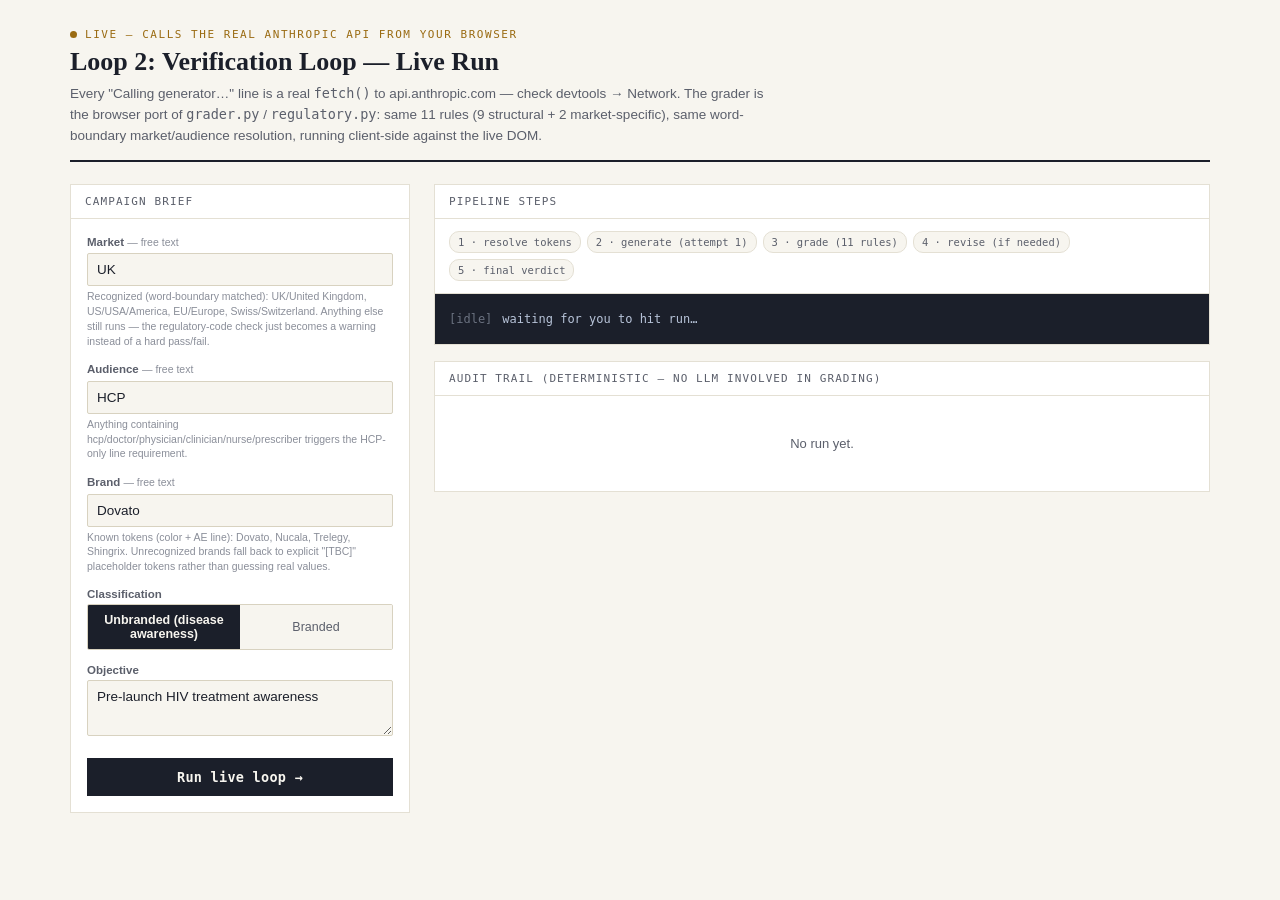
<file: docs/live-loop-demo.html>
<!DOCTYPE html>
<html lang="en">
<head>
<meta charset="UTF-8">
<title>Loop 2 — Live Verification Demo</title>
<style>
  :root{
    --paper:#F7F5EF; --paper-line:#E4E0D4; --ink:#1B1F2A; --ink-soft:#5B5F6B;
    --pass:#1E7145; --pass-bg:#E8F3EC; --fail:#A6362A; --fail-bg:#FBEAE7;
    --warn:#9A6B12; --warn-bg:#FBF1DC; --live:#9A6B12; --rule:#D8D2C0;
  }
  *{box-sizing:border-box;}
  body{margin:0;background:var(--paper);color:var(--ink);font-family:-apple-system,BlinkMacSystemFont,"Segoe UI",sans-serif;padding:28px 24px 60px;}
  .wrap{max-width:1140px;margin:0 auto;}
  header{border-bottom:2px solid var(--ink);padding-bottom:14px;margin-bottom:22px;}
  .eyebrow{font-family:ui-monospace,SFMono-Regular,Menlo,Consolas,monospace;font-size:11px;letter-spacing:.14em;text-transform:uppercase;color:var(--live);display:flex;align-items:center;gap:8px;margin-bottom:6px;}
  .dot{width:7px;height:7px;border-radius:50%;background:var(--live);animation:pulse 1.6s infinite;}
  @keyframes pulse{0%,100%{opacity:1}50%{opacity:.25}}
  h1{font-family:Georgia,"Times New Roman",serif;font-size:26px;font-weight:600;margin:0 0 6px;}
  .sub{color:var(--ink-soft);font-size:13.5px;max-width:700px;line-height:1.5;}
  .grid{display:grid;grid-template-columns:340px 1fr;gap:24px;}
  @media (max-width:860px){.grid{grid-template-columns:1fr;}}
  .panel{background:#fff;border:1px solid var(--paper-line);}
  .panel-head{font-family:ui-monospace,SFMono-Regular,Menlo,Consolas,monospace;font-size:11px;letter-spacing:.1em;text-transform:uppercase;color:var(--ink-soft);padding:10px 14px;border-bottom:1px solid var(--paper-line);display:flex;justify-content:space-between;}
  .panel-body{padding:16px;}
  label{display:block;font-size:11.5px;color:var(--ink-soft);margin:14px 0 4px;font-weight:600;}
  label:first-child{margin-top:0;}
  .hint{font-size:10.5px;color:#8A8E99;font-weight:400;margin-top:3px;line-height:1.4;}
  input[type=text],textarea{width:100%;padding:8px 9px;border:1px solid var(--rule);background:var(--paper);font-family:inherit;font-size:13.5px;color:var(--ink);border-radius:2px;}
  textarea{resize:vertical;min-height:56px;}
  .toggle{display:flex;border:1px solid var(--rule);border-radius:2px;overflow:hidden;}
  .toggle button{flex:1;padding:8px;border:none;background:var(--paper);font-size:12.5px;cursor:pointer;font-family:inherit;color:var(--ink-soft);}
  .toggle button.active{background:var(--ink);color:var(--paper);font-weight:600;}
  #runBtn{margin-top:18px;width:100%;padding:11px;background:var(--ink);color:var(--paper);border:none;font-size:13.5px;font-weight:600;cursor:pointer;letter-spacing:.02em;font-family:ui-monospace,SFMono-Regular,Menlo,Consolas,monospace;}
  #runBtn:disabled{opacity:.45;cursor:default;}
  #runBtn:not(:disabled):hover{background:#333;}
  .stepper{display:flex;flex-wrap:wrap;gap:6px;padding:12px 14px;border-bottom:1px solid var(--paper-line);}
  .step{font-family:ui-monospace,SFMono-Regular,Menlo,Consolas,monospace;font-size:10.5px;padding:4px 8px;border-radius:10px;background:var(--paper);color:var(--ink-soft);border:1px solid var(--paper-line);}
  .step.active{background:var(--warn-bg);color:var(--warn);border-color:var(--warn);}
  .step.done{background:var(--pass-bg);color:var(--pass);border-color:var(--pass);}
  .log{font-family:ui-monospace,SFMono-Regular,Menlo,Consolas,monospace;font-size:12px;line-height:1.85;max-height:320px;overflow-y:auto;padding:14px;background:var(--ink);color:#DCE3E0;}
  .log .row{display:flex;gap:10px;}
  .log .t{color:#6B7280;flex-shrink:0;}
  .log .pass{color:#7CD9A0;} .log .fail{color:#F0938A;} .log .info{color:#B8C4D9;} .log .warn{color:#E8C572;} .log .sub2{color:#6B7280;padding-left:24px;}
  .checklist{padding:14px 16px;}
  .item{display:flex;gap:10px;align-items:flex-start;padding:9px 0;border-bottom:1px solid var(--paper-line);font-size:13px;}
  .item:last-child{border-bottom:none;}
  .badge{flex-shrink:0;font-family:ui-monospace,SFMono-Regular,Menlo,Consolas,monospace;font-size:10px;font-weight:700;padding:2px 6px;border-radius:2px;margin-top:1px;}
  .badge.pass{background:var(--pass-bg);color:var(--pass);} .badge.fail{background:var(--fail-bg);color:var(--fail);} .badge.warn{background:var(--warn-bg);color:var(--warn);}
  .item-label{font-weight:600;} .item-sev{font-weight:400;color:var(--ink-soft);font-size:11px;}
  .item-detail{color:var(--ink-soft);font-size:12px;margin-top:2px;}
  .preview-frame{width:100%;height:480px;border:none;background:#fff;}
  .empty{padding:40px 16px;text-align:center;color:var(--ink-soft);font-size:13px;}
  summary{cursor:pointer;font-size:11.5px;color:var(--ink-soft);padding:8px 14px;font-family:ui-monospace,SFMono-Regular,Menlo,Consolas,monospace;border-top:1px solid var(--paper-line);}
  pre{margin:0;padding:12px 14px;font-size:10.5px;background:#FAFAF7;overflow-x:auto;max-height:260px;border-top:1px solid var(--paper-line);white-space:pre-wrap;word-break:break-word;}
  .verdict{padding:12px 16px;font-size:12.5px;font-weight:600;border-top:2px solid var(--ink);}
  .verdict.ok{color:var(--pass);} .verdict.no{color:var(--fail);}
  .kv{font-size:11px;color:var(--ink-soft);padding:8px 14px;border-top:1px solid var(--paper-line);display:flex;flex-wrap:wrap;gap:x14px;font-family:ui-monospace,SFMono-Regular,Menlo,Consolas,monospace;}
  .kv span{margin-right:16px;}
</style>
</head>
<body>
<div class="wrap">
  <header>
    <div class="eyebrow"><span class="dot"></span> live — calls the real anthropic api from your browser</div>
    <h1>Loop 2: Verification Loop — Live Run</h1>
    <div class="sub">Every "Calling generator…" line is a real <code>fetch()</code> to api.anthropic.com — check devtools → Network. The grader is the browser port of <code>grader.py</code> / <code>regulatory.py</code>: same 11 rules (9 structural + 2 market-specific), same word-boundary market/audience resolution, running client-side against the live DOM.</div>
  </header>

  <div class="grid">
    <div class="panel">
      <div class="panel-head">Campaign brief</div>
      <div class="panel-body">
        <label>Market <span class="hint">— free text</span></label>
        <input type="text" id="market" list="marketSuggestions" value="UK">
        <datalist id="marketSuggestions"><option value="UK"><option value="US"><option value="EU"><option value="Swiss"></datalist>
        <div class="hint">Recognized (word-boundary matched): UK/United Kingdom, US/USA/America, EU/Europe, Swiss/Switzerland. Anything else still runs — the regulatory-code check just becomes a warning instead of a hard pass/fail.</div>

        <label>Audience <span class="hint">— free text</span></label>
        <input type="text" id="audience" list="audienceSuggestions" value="HCP">
        <datalist id="audienceSuggestions"><option value="HCP"><option value="Patients"><option value="Prescribing nurses"><option value="Payers"></datalist>
        <div class="hint">Anything containing hcp/doctor/physician/clinician/nurse/prescriber triggers the HCP-only line requirement.</div>

        <label>Brand <span class="hint">— free text</span></label>
        <input type="text" id="brand" list="brandSuggestions" value="Dovato">
        <datalist id="brandSuggestions"><option value="Dovato"><option value="Nucala"><option value="Trelegy"><option value="Shingrix"></datalist>
        <div class="hint">Known tokens (color + AE line): Dovato, Nucala, Trelegy, Shingrix. Unrecognized brands fall back to explicit "[TBC]" placeholder tokens rather than guessing real values.</div>

        <label>Classification</label>
        <div class="toggle" id="classToggle">
          <button data-val="unbranded" class="active">Unbranded (disease awareness)</button>
          <button data-val="branded">Branded</button>
        </div>

        <label>Objective</label>
        <textarea id="objective">Pre-launch HIV treatment awareness</textarea>

        <button id="runBtn" onclick="runLoop()">Run live loop →</button>
      </div>
    </div>

    <div style="display:flex;flex-direction:column;gap:16px;">
      <div class="panel">
        <div class="panel-head">Pipeline steps<span id="elapsed"></span></div>
        <div class="stepper" id="stepper">
          <span class="step" data-step="resolve">1 · resolve tokens</span>
          <span class="step" data-step="gen1">2 · generate (attempt 1)</span>
          <span class="step" data-step="grade1">3 · grade (11 rules)</span>
          <span class="step" data-step="revise">4 · revise (if needed)</span>
          <span class="step" data-step="verdict">5 · final verdict</span>
        </div>
        <div class="log" id="log"><div class="row"><span class="t">[idle]</span><span class="info">waiting for you to hit run…</span></div></div>
      </div>

      <div class="panel">
        <div class="panel-head">Audit trail (deterministic — no LLM involved in grading)</div>
        <div id="checklist" class="empty">No run yet.</div>
        <div id="verdict"></div>
      </div>

      <div class="panel" id="previewPanel" style="display:none;">
        <div class="panel-head">Rendered draft (final iteration)</div>
        <iframe class="preview-frame" id="previewFrame"></iframe>
        <div class="kv" id="usageKv"></div>
        <details><summary>Raw HTML</summary><pre id="rawHtml"></pre></details>
        <details><summary>Full system + user prompt sent on final call</summary><pre id="rawPrompt"></pre></details>
      </div>
    </div>
  </div>
</div>

<script>
// ---- ported from brand_config.py ----
const BRAND_TOKENS = {
  Dovato:   { company:"ViiV Healthcare, a company of GSK", primary:"#D4007A",
              ae_uk:"Adverse events should be reported. Report via www.mhra.gov.uk/yellowcard.",
              ae_us:"Report adverse events to FDA MedWatch at 1-800-FDA-1088 or www.fda.gov/medwatch.", known:true },
  Nucala:   { company:"GSK", primary:"#C8102E",
              ae_uk:"Adverse events should be reported. Report via www.mhra.gov.uk/yellowcard.",
              ae_us:"Report adverse events to FDA MedWatch at 1-800-FDA-1088 or www.fda.gov/medwatch.", known:true },
  Trelegy:  { company:"GSK", primary:"#5B2C6F",
              ae_uk:"Adverse events should be reported. Report via www.mhra.gov.uk/yellowcard.",
              ae_us:"Report adverse events to FDA MedWatch at 1-800-FDA-1088 or www.fda.gov/medwatch.", known:true },
  Shingrix: { company:"GSK", primary:"#E87722",
              ae_uk:"Adverse events should be reported. Report via www.mhra.gov.uk/yellowcard.",
              ae_us:"Report adverse events to FDA MedWatch at 1-800-FDA-1088 or www.fda.gov/medwatch.", known:true },
};
function getBrandTokens(brand){
  const hit = Object.keys(BRAND_TOKENS).find(k => k.toLowerCase() === brand.trim().toLowerCase());
  if(hit) return BRAND_TOKENS[hit];
  return { company:"[SPONSOR COMPANY — TBC]", primary:"#1A1A2E",
    ae_uk:"[INSERT market-appropriate adverse event reporting line — TBC with local regulatory team]",
    ae_us:"[INSERT market-appropriate adverse event reporting line — TBC with local regulatory team]", known:false };
}

// ---- ported from regulatory.py (same word-boundary matching, same alias groups) ----
const MARKET_MAP = [
  { keys:["uk","united kingdom","britain","gb","england"], tags:["ABPI"], body:"ABPI Code of Practice",
    notes:["If newly authorized or under additional monitoring, UK promotional material must display the black triangle (▼) symbol per the MHRA's Black Triangle Scheme — confirm current status with regulatory."] },
  { keys:["us","usa","united states","america"], tags:["FDA","OPDP"], body:"FDA / OPDP",
    notes:["If this product carries an FDA Boxed Warning, it must be prominently displayed, not just linked — confirm with regulatory.",
           "US permits direct-to-consumer promotion (unlike UK/EU) but requires the same fair-balance standard."] },
  { keys:["eu","europe","european union"], tags:["EFPIA"], body:"EFPIA Code",
    notes:["If newly authorized or under additional monitoring, EU promotional material must display the black triangle (▼) symbol per EMA rules — confirm current status with regulatory.",
           "Most EU member states prohibit direct-to-consumer prescription drug advertising — confirm this is HCP-directed."] },
  { keys:["swiss","switzerland"], tags:["Swissmedic","Pharma Code"], body:"Swissmedic / Pharma Code",
    notes:["Switzerland is not an EU member — Swissmedic rules apply, not EMA/EFPIA."] },
];
function marketAddendum(marketText){
  const info = resolveMarket(marketText);
  const lines = [`Applicable regulatory code: ${info.body}.`];
  (info.notes||[]).forEach(n => lines.push(`- ${n}`));
  if(!info.known) lines.push(`- Do not guess a specific code — write "[CONFIRM APPLICABLE LOCAL CODE]" instead.`);
  return lines.join('\n');
}
function wordBoundaryHas(text, needle){
  return new RegExp(`\\b${needle.replace(/[.*+?^${}()|[\]\\]/g,'\\$&')}\\b`, 'i').test(text);
}
function resolveMarket(marketText){
  const m = (marketText||'').trim().toLowerCase();
  for(const group of MARKET_MAP){
    if(group.keys.some(k => k===m || wordBoundaryHas(m, k))){
      return { tags:group.tags, body:group.body, known:true, aliases:group.keys, notes:group.notes||[] };
    }
  }
  return { tags:[], body:`[UNRECOGNIZED MARKET: '${marketText}' — confirm applicable code manually]`, known:false, aliases:[m], notes:[] };
}
const HCP_KEYWORDS = ["hcp","healthcare professional","doctor","physician","clinician","nurse","prescriber"];
function isHcpAudience(audienceText){
  const a = (audienceText||'').trim().toLowerCase();
  return HCP_KEYWORDS.some(k => a.includes(k));
}

const RULE_LABELS = {
  watermark: "DRAFT watermark present", job_code: "Job code placeholder present",
  audience_tag: "HCP-only audience statement", ae_box: "AE reporting box (bordered, correct wording)",
  brand_leak: "No product name in unbranded body copy", pi_link: "Prescribing Information link placeholder",
  reg_footer: "Regulatory code referenced in footer", cta_url: "CTA links are placeholders, not real URLs",
  logo_placeholder: "Logo is a labeled placeholder, not embedded",
  black_triangle: "Black triangle / additional-monitoring reminder (UK/EU)",
  boxed_warning: "Boxed Warning reminder (US)",
};

let iterCount = 0, startTime = 0, elapsedTimer = null;

function log(msg, cls){
  const el = document.getElementById('log');
  const row = document.createElement('div');
  row.className = 'row';
  const t = new Date().toLocaleTimeString('en-US',{hour12:false});
  row.innerHTML = `<span class="t">[${t}]</span><span class="${cls||'info'}">${msg}</span>`;
  el.appendChild(row);
  el.scrollTop = el.scrollHeight;
}
function setStep(id, state){
  const el = document.querySelector(`.step[data-step="${id}"]`);
  if(!el) return;
  el.classList.remove('active','done');
  if(state) el.classList.add(state);
}
function resetSteps(){
  ['resolve','gen1','grade1','revise','verdict'].forEach(s=>setStep(s,null));
}
function tickElapsed(){
  document.getElementById('elapsed').textContent = ` — ${((Date.now()-startTime)/1000).toFixed(1)}s elapsed`;
}

function buildSystemPrompt(brief, tokens, aeLine){
  return `You are a pharma marketing DRAFT generator working under a HARD 1000-token output cap.
If you run out of room, whatever you haven't written yet gets silently cut off — so you MUST
write in the exact order below, most important first, so a cutoff only ever loses low-priority
decoration, never a required compliance element. Return ONLY raw HTML, no markdown fences, no
preamble, no explanation before or after the HTML.

WRITE IN THIS EXACT ORDER — do not write body copy or styling before every item in Part A exists:

PART A — compliance-critical, write this FIRST, keep it terse (plain text, minimal markup):
1. A single top div containing, on separate short lines: the exact text "DRAFT" and "Not
   approved for distribution"; the exact text "[CL ID — PENDING]"; and the regulatory code named
   in the user message's compliance notes (e.g. "ABPI" or "FDA").
2. If the user message's compliance notes mention a black-triangle/additional-monitoring or
   Boxed Warning requirement, one short line for it here (▼ symbol + "subject to additional
   monitoring", or "[BOXED WARNING — CONFIRM WITH REGULATORY IF APPLICABLE]"). Skip entirely if
   the notes don't mention it — don't invent one for a market that doesn't need it.
3. If audience is HCP-like: one line stating this is for the given market's healthcare
   professionals only (must contain the words "healthcare professional" and a recognizable form
   of the market name).
4. The AE box: a <div style="border: 2px solid #999; padding:6px;"> containing the AE reporting
   line from the user message VERBATIM, nothing paraphrased.
5. If classification is "branded": the exact phrase "Prescribing Information" as a placeholder
   link (href="#").

PART B — write this only after every Part A item is done, and keep it SHORT (aim for under 60
words total, one short headline + 2-3 sentences of body copy, one CTA link href="#"):
6. A short headline + short body paragraph about the objective. If unbranded, never name the
   product — you may name the sponsor company once (e.g. "Supported by [company]"). If branded,
   you may use the product name freely here.
   Any specific statistic/trial result must be marked "[PENDING VERIFICATION]", never stated as
   settled fact.
7. One placeholder CTA link, href="#".
8. A text logo placeholder like "[LOGO PLACEHOLDER — brand name]" — never an <img> tag.

STYLE BUDGET — you have almost no room for decoration. Use at most: one border (the AE box,
already specified above) and one color reference using the accent color given in the user
message. No gradients, no box-shadows, no multiple fonts, no repeated inline styling per
element. Plain text and simple <div>/<p> tags for everything else.

Wrap everything in one outer <div class="email-content">. Nothing needs a separate
class="annotation-wrap" section in this compact mode — Part A already carries every check.`;
}
function buildUserPrompt(brief, tokens, aeLine){
  return `Brief:
- Market: ${brief.market}
- Audience: ${brief.audience}
- Brand: ${brief.brand} (${tokens.company})
- Objective: ${brief.objective}
- Classification: ${brief.classification}
- Primary color to use for accents: ${tokens.primary}

Market-specific compliance notes (vary by market — apply only what's relevant here):
${marketAddendum(brief.market)}

AE reporting line to embed verbatim: "${aeLine}"

Return only the HTML.`;
}
function buildRevisionPrompt(previousHtml, failedItems, aeLine, wasTruncated){
  const list = failedItems.map(i => `- [${i.rule_id}] ${RULE_LABELS[i.rule_id]}: ${i.detail}`).join('\n');
  if(wasTruncated){
    // The previous attempt hit the 1000-token cap before finishing — it's incomplete, possibly
    // mid-tag. Asking the model to "patch" broken/truncated HTML just reproduces the same
    // length problem and hits the same wall again. Don't send it back at all: start clean,
    // and lean harder on the ordering instruction that caused the problem in the first place.
    return `Your previous attempt was CUT OFF by the 1000-token output limit before finishing —` +
      ` it never got past this content:\n\n${previousHtml.slice(0, 400)}...\n[TRUNCATED]\n\n` +
      `That's why these checks failed (they're written LATE in your priority order, past where ` +
      `you ran out of room):\n${list}\n\n` +
      `Do NOT try to continue or complete that draft. Start over. Write Part A (the compliance ` +
      `block) FIRST and keep it terse — that's what got cut off last time. Keep Part B (headline ` +
      `+ body copy) to well under 40 words this time, shorter than the system prompt's own ` +
      `suggestion, specifically to guarantee everything fits. ` +
      `AE line verbatim: "${aeLine}"\nReturn only the HTML.`;
  }
  return `The previous draft finished within budget but FAILED these checks:\n${list}\n\n` +
    `PREVIOUS DRAFT:\n${previousHtml}\n\n` +
    `Patch ONLY what's needed to fix the failed checks above — keep everything else unchanged.\n` +
    `Reminder — AE line to embed verbatim: "${aeLine}"\nReturn only the corrected full HTML.`;
}

async function callClaude(system, user){
  const resp = await fetch("https://api.anthropic.com/v1/messages", {
    method: "POST", headers: { "Content-Type": "application/json" },
    body: JSON.stringify({
      model: "claude-sonnet-4-6", max_tokens: 1000,
      system: [{ type: "text", text: system, cache_control: { type: "ephemeral" } }],
      messages:[{role:"user", content:user}]
    })
  });
  if(!resp.ok){ throw new Error(`API returned ${resp.status}: ${(await resp.text()).slice(0,200)}`); }
  const data = await resp.json();
  return { text: data.content.filter(b=>b.type==='text').map(b=>b.text).join('\n'), usage: data.usage, stop_reason: data.stop_reason };
}
function cacheNote(usage){
  if(usage.cache_read_input_tokens) return ` — cache HIT: ${usage.cache_read_input_tokens} tokens read at ~10% cost`;
  if(usage.cache_creation_input_tokens) return ` — cache WRITE: ${usage.cache_creation_input_tokens} tokens (one-time 1.25x)`;
  return '';
}
function extractHtml(raw){
  let t = raw.trim();
  if(t.startsWith('```')){
    const lines = t.split('\n'); lines.shift();
    if(lines[lines.length-1].trim().startsWith('```')) lines.pop();
    t = lines.join('\n').trim();
  }
  return t;
}
function visibleBodyText(doc){
  let body = doc.querySelector('.email-content') || doc.body;
  const clone = body.cloneNode(true);
  clone.querySelectorAll('.annotation-wrap').forEach(n=>n.remove());
  return clone.textContent.replace(/\s+/g,' ').trim();
}

function gradeDraft(html, brief, aeLine){
  const doc = new DOMParser().parseFromString(html, 'text/html');
  const bodyText = visibleBodyText(doc);
  const results = [];

  const hasWatermark = html.includes('DRAFT') && html.includes('Not approved for distribution');
  results.push({ rule_id:'watermark', passed:hasWatermark, severity:'blocking',
    detail: hasWatermark ? 'Watermark found.' : 'Missing DRAFT / not-approved-for-distribution watermark.' });

  const hasJobCode = html.includes('[CL ID');
  results.push({ rule_id:'job_code', passed:hasJobCode, severity:'blocking',
    detail: hasJobCode ? 'Job code placeholder found.' : 'No [CL ID — PENDING] placeholder.' });

  const hcp = isHcpAudience(brief.audience);
  const marketInfo = resolveMarket(brief.market);
  if(hcp){
    const lower = bodyText.toLowerCase();
    let ok = lower.includes('healthcare professional');
    if(marketInfo.known) ok = ok && marketInfo.aliases.some(a => wordBoundaryHas(lower, a));
    results.push({ rule_id:'audience_tag', passed:ok, severity:'blocking',
      detail: ok ? 'HCP-only line found.' : `Body copy doesn't clearly state this is for ${brief.market} healthcare professionals only.` });
  } else {
    results.push({ rule_id:'audience_tag', passed:true, severity:'warning', detail:`Not required — '${brief.audience}' wasn't recognized as HCP.` });
  }

  const hasBorder = /border\s*:\s*2px solid/i.test(html);
  const hasAeText = /adverse event/i.test(html);
  const lineMatches = html.includes(aeLine.slice(0,25));
  const aeOk = hasBorder && hasAeText && lineMatches;
  results.push({ rule_id:'ae_box', passed:aeOk, severity:'blocking',
    detail: aeOk ? 'Bordered AE box with correct line present.' :
      `Missing: ${!hasBorder?'visible border; ':''}${!hasAeText?'adverse event text; ':''}${!lineMatches?'exact required wording':''}` });

  if(brief.classification === 'unbranded'){
    const ok = !wordBoundaryHas(bodyText, brief.brand);
    results.push({ rule_id:'brand_leak', passed:ok, severity:'blocking',
      detail: ok ? 'Product name absent from visible body copy.' : `"${brief.brand}" appears in visible body copy.` });
  } else {
    results.push({ rule_id:'brand_leak', passed:true, severity:'warning', detail:'Not applicable — content is branded.' });
  }

  if(brief.classification === 'branded'){
    const ok = html.includes('Prescribing Information');
    results.push({ rule_id:'pi_link', passed:ok, severity:'blocking',
      detail: ok ? 'PI placeholder present.' : 'Branded content missing Prescribing Information placeholder.' });
  } else {
    results.push({ rule_id:'pi_link', passed:true, severity:'warning', detail:'Not applicable — content is unbranded.' });
  }

  if(!marketInfo.known){
    results.push({ rule_id:'reg_footer', passed:false, severity:'warning',
      detail:`Market '${brief.market}' isn't in the resolver's known list (UK/US/EU/Swiss) — confirm the applicable code manually.` });
  } else {
    const regOk = marketInfo.tags.some(tag => html.includes(tag));
    results.push({ rule_id:'reg_footer', passed:regOk, severity:'blocking',
      detail: regOk ? `${marketInfo.tags[0]} reference found.` : `No ${marketInfo.tags.join('/')} reference in footer.` });
  }

  const links = Array.from(doc.querySelectorAll('a')).map(a=>a.getAttribute('href')||'');
  const badLinks = links.filter(h => h && h !== '#' && !h.startsWith('#'));
  results.push({ rule_id:'cta_url', passed:badLinks.length===0, severity:'blocking',
    detail: badLinks.length===0 ? 'All CTAs are placeholders.' : `Found real-looking URL(s): ${badLinks.slice(0,2).join(', ')}` });

  const imgs = Array.from(doc.querySelectorAll('img'));
  const realLogos = imgs.filter(i => (i.className||'').toLowerCase().includes('logo') && i.getAttribute('src'));
  results.push({ rule_id:'logo_placeholder', passed:realLogos.length===0, severity:'blocking',
    detail: realLogos.length===0 ? 'No embedded logo image.' : 'A real <img> is being used for a logo slot.' });

  // Market-specific rules — the real answer to "EU rules differ from US," not just a swapped tag.
  // Always non-blocking: the tool can't verify a product's actual monitoring/Boxed-Warning status.
  if(marketInfo.known && (marketInfo.tags.includes('ABPI') || marketInfo.tags.includes('EFPIA'))){
    const mentioned = html.includes('▼') || /additional monitoring/i.test(html);
    results.push({ rule_id:'black_triangle', passed:mentioned, severity:'warning',
      detail: mentioned ? 'Draft references additional-monitoring status.' :
        `UK/EU draft for '${brief.brand}' doesn't mention additional-monitoring status — confirm with regulatory.` });
  } else {
    results.push({ rule_id:'black_triangle', passed:true, severity:'warning', detail:'Not applicable — market isn\'t UK/EU.' });
  }
  if(marketInfo.known && marketInfo.tags.includes('FDA')){
    const mentioned = /boxed warning/i.test(html);
    results.push({ rule_id:'boxed_warning', passed:mentioned, severity:'warning',
      detail: mentioned ? 'Draft references Boxed Warning status.' :
        `US draft for '${brief.brand}' doesn't mention Boxed Warning status — confirm with regulatory.` });
  } else {
    results.push({ rule_id:'boxed_warning', passed:true, severity:'warning', detail:'Not applicable — market isn\'t US.' });
  }

  return results;
}

function renderChecklist(items){
  const el = document.getElementById('checklist');
  el.className = '';
  el.innerHTML = items.map(i => `
    <div class="item">
      <span class="badge ${i.passed?'pass':(i.severity==='warning'?'warn':'fail')}">${i.passed?'PASS':(i.severity==='warning'?'WARN':'FAIL')}</span>
      <div>
        <div class="item-label">${RULE_LABELS[i.rule_id]} <span class="item-sev">(${i.severity})</span></div>
        <div class="item-detail">${i.detail}</div>
      </div>
    </div>`).join('');
  const blockingFailed = items.filter(i=>!i.passed && i.severity==='blocking');
  const warnings = items.filter(i=>!i.passed && i.severity==='warning');
  const allBlockingPassed = blockingFailed.length === 0;
  let msg = allBlockingPassed
    ? '✓ All blocking checks passed. Still requires human MLR review before any real use.'
    : `✗ ${blockingFailed.length} blocking check(s) still failing.`;
  if(warnings.length) msg += ` (${warnings.length} non-blocking warning(s) — see items above.)`;
  document.getElementById('verdict').innerHTML = `<div class="verdict ${allBlockingPassed?'ok':'no'}">${msg}</div>`;
  return allBlockingPassed;
}

document.getElementById('classToggle').addEventListener('click', e=>{
  if(e.target.tagName !== 'BUTTON') return;
  document.querySelectorAll('#classToggle button').forEach(b=>b.classList.remove('active'));
  e.target.classList.add('active');
});

async function runLoop(){
  const btn = document.getElementById('runBtn');
  btn.disabled = true;
  document.getElementById('log').innerHTML = '';
  document.getElementById('previewPanel').style.display = 'none';
  resetSteps();
  iterCount = 0;
  startTime = Date.now();
  elapsedTimer = setInterval(tickElapsed, 200);

  const brief = {
    market: document.getElementById('market').value.trim() || 'UK',
    audience: document.getElementById('audience').value.trim() || 'HCP',
    brand: document.getElementById('brand').value.trim() || 'Dovato',
    classification: document.querySelector('#classToggle button.active').dataset.val,
    objective: document.getElementById('objective').value.trim(),
  };

  try {
    setStep('resolve','active');
    log(`Brief: market="${brief.market}", audience="${brief.audience}", brand="${brief.brand}", classification="${brief.classification}"`, 'info');

    const tokens = getBrandTokens(brief.brand);
    log(`→ Brand token lookup: "${brief.brand}" → ${tokens.known ? 'KNOWN token set (real color/company/AE-line placeholders)' : 'UNKNOWN — falling back to [TBC] placeholder tokens'}`, tokens.known?'pass':'warn');

    const marketInfo = resolveMarket(brief.market);
    log(`→ Market resolution: "${brief.market}" → ${marketInfo.known ? `matched aliases [${marketInfo.aliases.join(', ')}] → ${marketInfo.body}` : 'UNRECOGNIZED — reg_footer check will be a non-blocking warning'}`, marketInfo.known?'pass':'warn');

    const hcp = isHcpAudience(brief.audience);
    log(`→ Audience resolution: "${brief.audience}" → ${hcp ? 'matched HCP keyword — audience_tag check is BLOCKING' : 'no HCP keyword matched — audience_tag check is non-blocking'}`, hcp?'pass':'info');

    const aeLine = marketInfo.known && marketInfo.tags.includes('FDA') ? tokens.ae_us : tokens.ae_uk;
    setStep('resolve','done');

    const system = buildSystemPrompt(brief, tokens, aeLine);
    const userPrompt = buildUserPrompt(brief, tokens, aeLine);
    log(`→ System prompt built: ${system.length} chars. User prompt: ${userPrompt.length} chars.`, 'sub2');

    setStep('gen1','active');
    log(`→ [Step 2] Calling generator (attempt 1) — real POST to api.anthropic.com…`, 'info');
    let t0 = Date.now();
    let res = await callClaude(system, userPrompt);
    log(`✓ Response in ${((Date.now()-t0)/1000).toFixed(1)}s — ${res.usage.input_tokens} in / ${res.usage.output_tokens} out tokens${cacheNote(res.usage)}, stop_reason: ${res.stop_reason}`, 'pass');
    if(res.stop_reason === 'max_tokens') log(`⚠ Output was CUT OFF at the 1000-token cap — anything after this point in the model's response never arrived.`, 'warn');
    let html = extractHtml(res.text);
    let lastUsage = res.usage, lastPrompt = { system, user: userPrompt };
    iterCount = 1;
    setStep('gen1','done');

    setStep('grade1','active');
    log(`→ [Step 3] Grading 11 rules (deterministic, no LLM, runs in ~0ms)…`, 'info');
    let results = gradeDraft(html, brief, aeLine);
    results.forEach(r => log(`&nbsp;&nbsp;${r.passed?'✓':(r.severity==='warning'?'⚠':'✗')} [${r.rule_id}] ${RULE_LABELS[r.rule_id]} — ${r.detail}`, r.passed?'pass':(r.severity==='warning'?'warn':'fail')));
    setStep('grade1','done');

    let prevFailedIds = null;
    while(!results.every(r=>r.passed) && iterCount < 3){
      const blockingFailed = results.filter(r=>!r.passed && r.severity==='blocking');
      if(blockingFailed.length === 0){ log('→ Only non-blocking warnings remain — not worth burning another revision call.', 'info'); break; }

      // Stuck detector: if the exact same rules failed last iteration too, another identical
      // attempt is very unlikely to fix it and just burns tokens repeating the same mistake —
      // stop and say so plainly instead of silently retrying a 3rd time.
      const currentFailedIds = blockingFailed.map(r=>r.rule_id).sort().join(',');
      if(prevFailedIds !== null && currentFailedIds === prevFailedIds){
        log(`→ Same ${blockingFailed.length} check(s) failed two attempts in a row (${currentFailedIds}) — stopping instead of burning a 3rd identical call. This usually means the system prompt needs a fix, not another retry.`, 'warn');
        break;
      }
      prevFailedIds = currentFailedIds;

      setStep('revise','active');
      iterCount++;
      const wasTruncated = res.stop_reason === 'max_tokens';
      log(`→ [Step 4] ${blockingFailed.length} blocking check(s) failed — calling generator again (attempt ${iterCount}), ${wasTruncated ? 'restarting fresh since the last attempt was truncated' : 'patching only the specific failures'}…`, 'info');
      const revisionPrompt = buildRevisionPrompt(html, blockingFailed, aeLine, wasTruncated);
      t0 = Date.now();
      res = await callClaude(system, revisionPrompt);
      log(`✓ Revision in ${((Date.now()-t0)/1000).toFixed(1)}s — ${res.usage.input_tokens} in / ${res.usage.output_tokens} out tokens${cacheNote(res.usage)}`, 'pass');
      if(res.stop_reason === 'max_tokens') log(`⚠ Revision was ALSO cut off at the 1000-token cap.`, 'warn');
      html = extractHtml(res.text);
      lastUsage = res.usage; lastPrompt = { system, user: revisionPrompt };
      log(`→ Re-grading…`, 'info');
      results = gradeDraft(html, brief, aeLine);
      results.forEach(r => log(`&nbsp;&nbsp;${r.passed?'✓':(r.severity==='warning'?'⚠':'✗')} [${r.rule_id}] ${RULE_LABELS[r.rule_id]} — ${r.detail}`, r.passed?'pass':(r.severity==='warning'?'warn':'fail')));
    }
    setStep('revise','done');
    setStep('verdict','active');

    log(`Done — ${iterCount} iteration(s), ${((Date.now()-startTime)/1000).toFixed(1)}s total.`, 'info');
    const allOk = renderChecklist(results);
    setStep('verdict', allOk ? 'done' : null);

    document.getElementById('previewPanel').style.display = 'block';
    document.getElementById('previewFrame').srcdoc = html;
    document.getElementById('usageKv').innerHTML =
      `<span>iterations: ${iterCount}</span><span>final call tokens: ${lastUsage.input_tokens} in / ${lastUsage.output_tokens} out</span><span>cache: ${lastUsage.cache_read_input_tokens ? lastUsage.cache_read_input_tokens+' read (90% off)' : (lastUsage.cache_creation_input_tokens ? lastUsage.cache_creation_input_tokens+' written' : 'n/a')}</span><span>stop_reason: ${res.stop_reason}</span>`;
    document.getElementById('rawHtml').textContent = html;
    document.getElementById('rawPrompt').textContent = `SYSTEM:\n${lastPrompt.system}\n\nUSER:\n${lastPrompt.user}`;

  } catch(err){
    log(`✗ Error: ${err.message}`, 'fail');
    document.getElementById('checklist').innerHTML = `<div class="empty">Run failed: ${err.message}</div>`;
  } finally {
    btn.disabled = false;
    clearInterval(elapsedTimer);
  }
}
</script>
</body>
</html>
</file>
